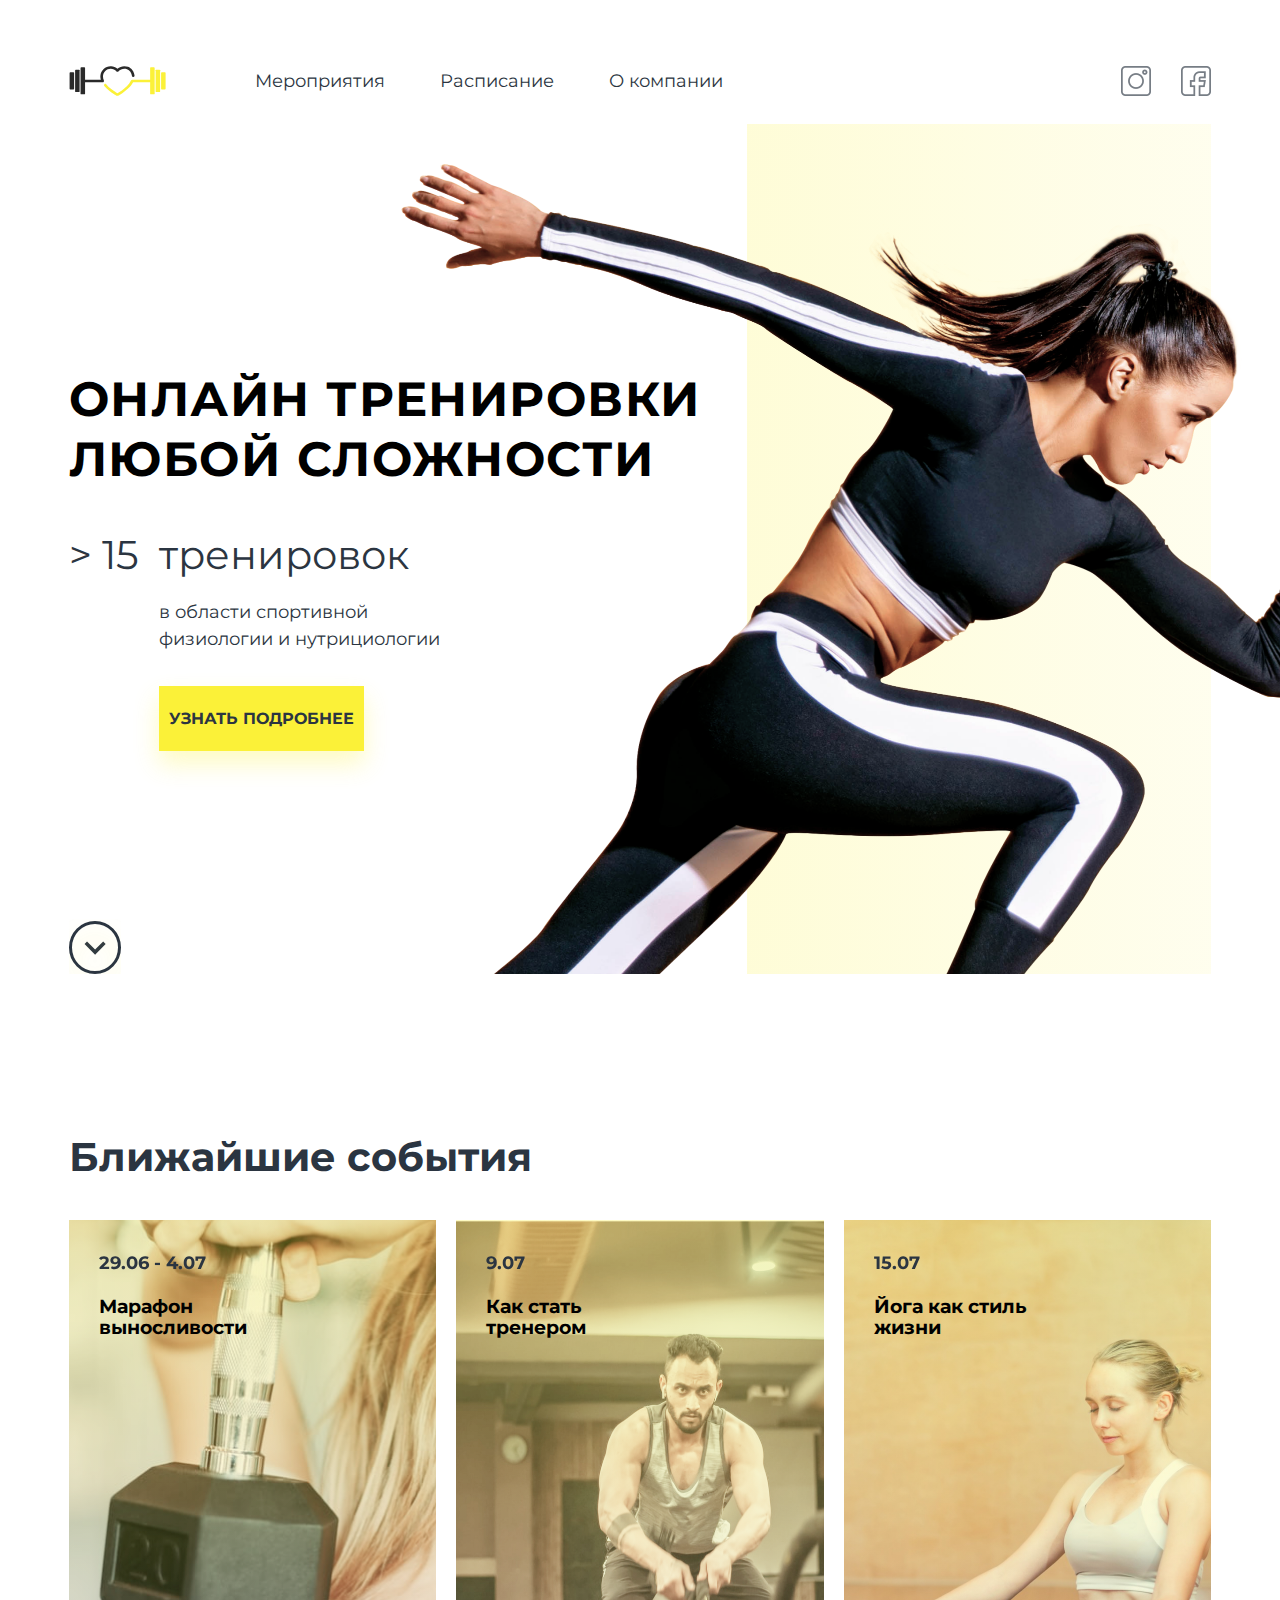
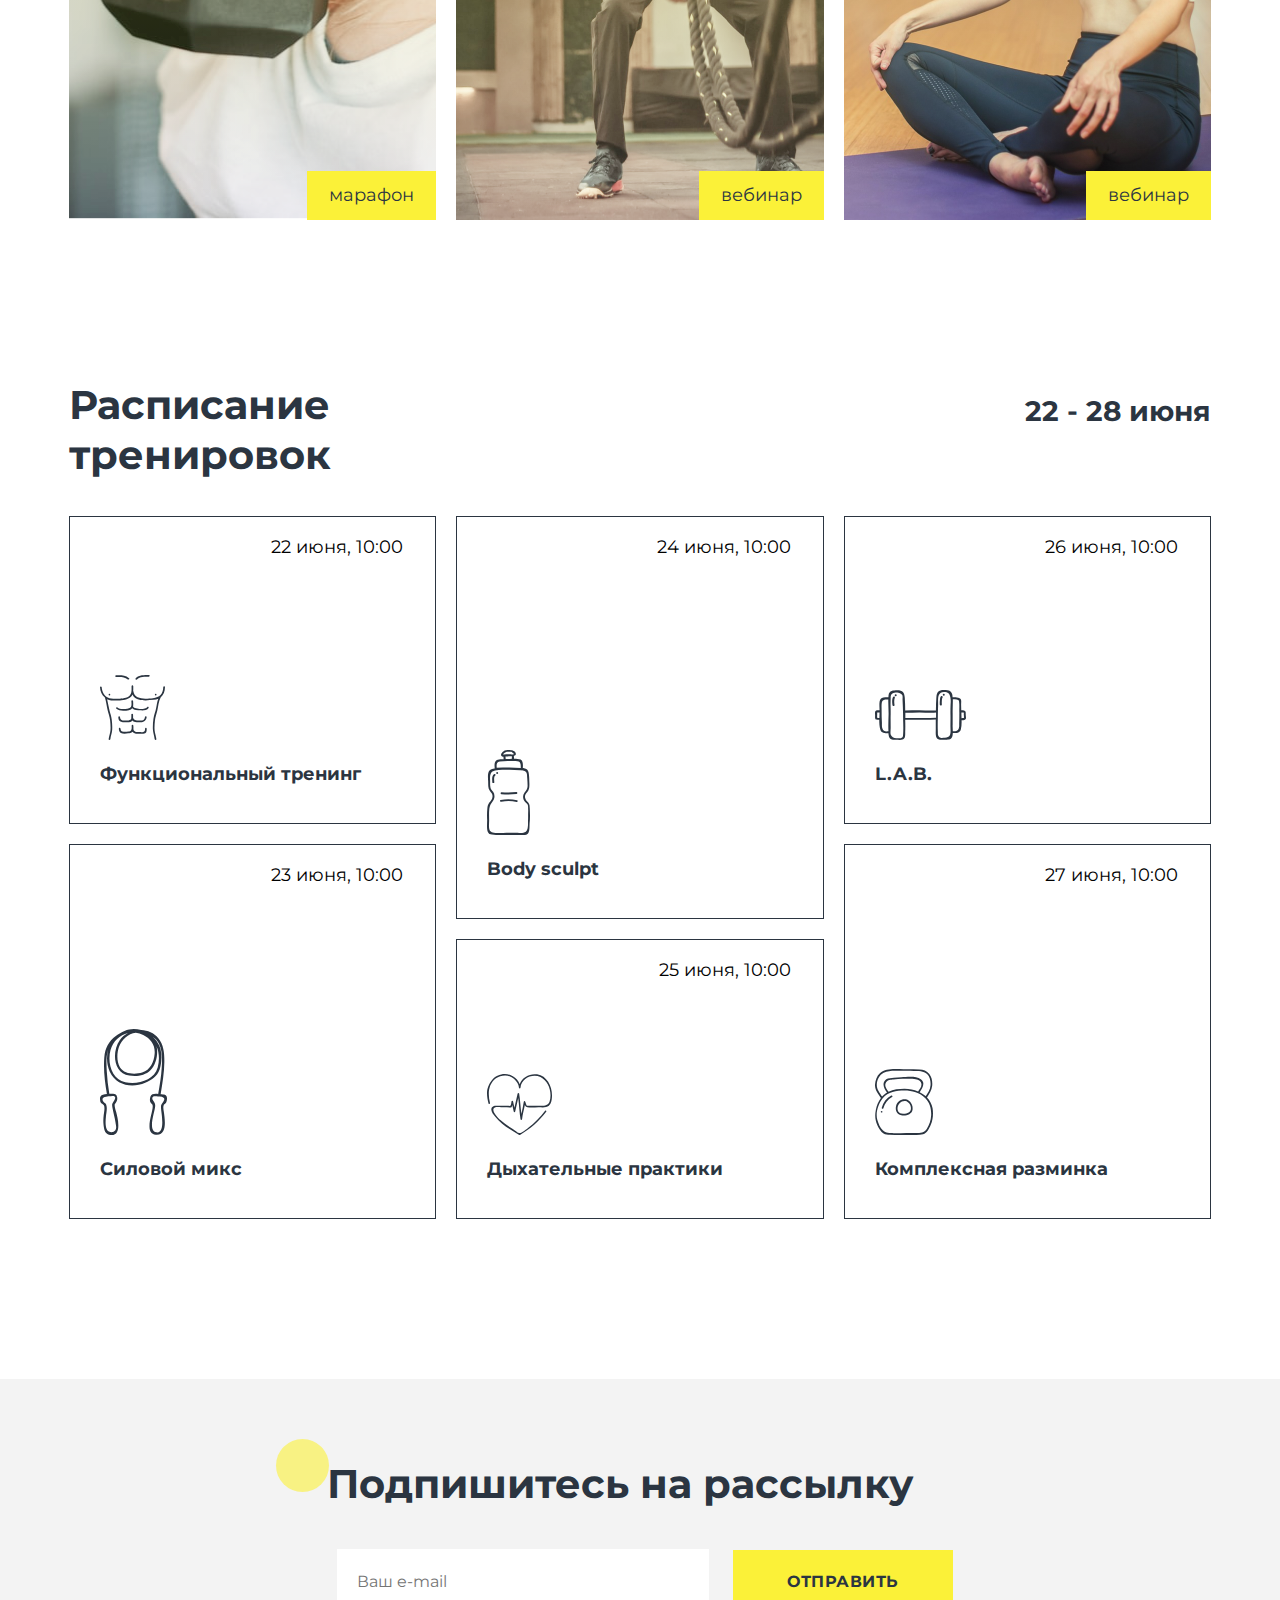
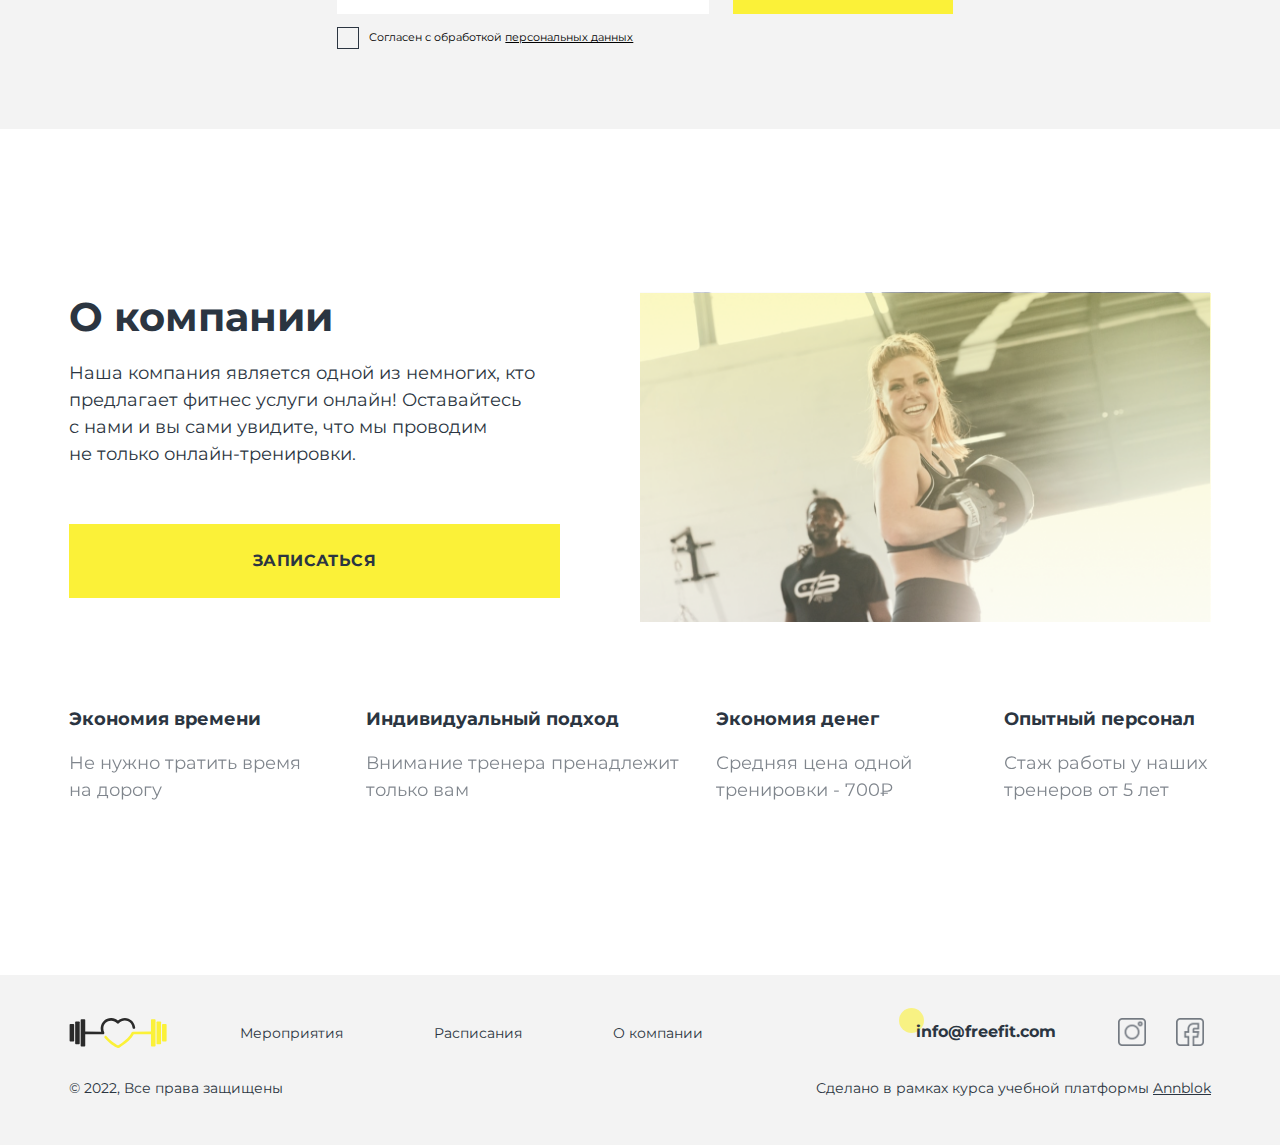
<file: Index.html>
<!DOCTYPE html>
<html lang="en">
  <head>
    <meta charset="UTF-8" />
    <meta http-equiv="X-UA-Compatible" content="IE=edge" />
    <meta name="viewport" content="width=device-width, initial-scale=1.0" />
    <link rel="preconnect" href="https://fonts.googleapis.com" />
    <link rel="preconnect" href="https://fonts.gstatic.com" crossorigin />
    <link
      href="https://fonts.googleapis.com/css2?family=Montserrat:wght@400;700&display=swap"
      rel="stylesheet"
    />
    <link rel="stylesheet" href="styles/normalize.css" />
    <link rel="stylesheet" href="styles/main.css" />
    <title>Gym</title>
  </head>

  <body>
    <header>
      <div class="container">
        <div class="header">
          <a href="#" id="top_logo">
            <img src="images/logo/logo.svg" alt="logo.svg" class="header-logo">
          </a>
          <div class="header__burger">
            <button class="burger" onclick="openModal()"></button>
          </div>
          <nav>
            <ul class="header-nav">
              <li><a href="#" class="events-smooth">Мероприятия</a></li>
              <li><a href="#" class="scedule-smooth">Расписание</a></li>
              <li><a href="#" class="about-smooth">О компании</a></li>
            </ul>
          </nav>
            <ul class="social">
              <li class="social_in"><a href="#" target="_blank"></a></li>
              <li class="social_fb"><a href="#" target="_blank"></a></li>
            </ul>
        </div>
      </div>
    </header>
    <main>
      <div class="banner">
        <div class="container">
          <div class="banner-box">
            <div class="text-main">
              <h1 class="banner-title">
                онлайн тренировки
                <br>
                любой сложности
              </h1>
              <p class="banner-subheader">
                <span>>&nbsp15</span>
                <span>тренировок</span>
              </p>
              <div class="description">
                <p class="description-text">
                  в области спортивной 
                  <br>
                  физиологии и нутрициологии
                </p>
                <a href="#" class="banner-button">узнать подробнее</a>
              </div>
              <a href="#schedule__grid"><img src="./images/logo/arrow.svg" alt="arrow" class="banner-arrow">
              </a>
            </div>
            <div class="visual">
              <div class="banner-rectangle"></div>
              <img src="./images/girl.png" alt="girl" class="banner-girl">
            </div>
          </div>
        </div>
      </div>
      <section class="events">
        <div class="container">
          <h2 class="events-title">
            Ближайшие события
          </h2>
            <div class="events-grid">
              <div class="events__item">
                <div class="events-grid-marafon">
                  <div class="gardient">
                    <div class="events-grid-box">
                      <span class="events-grid-time">29.06 - 4.07</span>
                        <h3 class="events-grid-title">Марафон <br> выносливости</h3>
                          <div class="events-hover">
                            <button type="button" class="event-join">
                              записаться
                            </button>
                          </div>
                            <div class="events-button">марафон</div>
                            <a href="#" class="events__add">
                              <img src="images/add.svg" alt="add">
                            </a>
                    </div>
                  </div>
                </div>
              </div>
              <div class="events__item">
                <div class="events-grid-trainer">
                  <div class="gardient">
                    <div class="events-grid-box">
                      <span class="events-grid-time">9.07</span>
                        <h3 class="events-grid-title">Как стать <br> тренером</h3>
                          <div class="events-hover">
                            <button type="button" class="event-join">
                              записаться
                            </button>
                          </div>
                            <div class="events-button">вебинар</div>
                            <a href="#" class="events__add">
                              <img src="images/add.svg" alt="add">
                            </a>
                    </div>
                  </div>
                </div>
              </div>
              <div class="events__item">
                <div class="events-grid-yoga">
                  <div class="gardient">
                    <div class="events-grid-box">
                      <span class="events-grid-time">15.07</span>
                        <h3 class="events-grid-title">Йога как стиль <br> жизни</h3>
                          <div class="events-hover">
                            <button type="button" class="event-join">
                              записаться
                            </button>
                          </div>
                            <div class="events-button">вебинар</div>
                            <a href="#" class="events__add">
                              <img src="images/add.svg" alt="add">
                            </a>
                    </div>
                  </div>
                </div>
              </div>
            </div>
        </div>
      </section>
      <section class="scedule">
        <div class="container">
          <div class="scedule-header">
            <h2 class="scedule-title">
              Расписание <br> 
              тренировок
            </h2>
            <h2 class="scedule-time">
                22 - 28 июня
            </h2>
          </div> 
          <div class="schedule__grid">
            <div class="grid-item">
              <div class="schedule__hover"></div>
              <div class="schedule__time">22 июня, 10:00</div>
              <div class="schedule__title">
                <p>Функциональный тренинг</p>
                <img src="images/scedule/body.svg" alt="body">
              </div>
            </div>
            <div class="grid-item">
              <div class="schedule__hover"></div>
              <div class="schedule__time">24 июня, 10:00</div>
              <div class="schedule__title">
                <p>Body sculpt</p>
                <img src="images/scedule/bottle.svg" alt="bottle">
              </div>
            </div>
            <div class="grid-item">
              <div class="schedule__hover"></div>
              <div class="schedule__time">26 июня, 10:00</div>
              <div class="schedule__title">
                <p>L.A.B.</p>
                <img src="images/scedule/dumbbell.svg" alt="dumbbell">
              </div>
            </div>
            <div class="grid-item">
              <div class="schedule__hover"></div>
              <div class="schedule__time">23 июня, 10:00</div>
              <div class="schedule__title">
                <p>Силовой микс</p>
                <img src="images/scedule/jump.svg" alt="jump">
              </div>
            </div>
            <div class="grid-item">
              <div class="schedule__hover"></div>
              <div class="schedule__time">25 июня, 10:00</div>
              <div class="schedule__title">
                <p>Дыхательные практики</p>
                <img src="images/scedule/heart.svg" alt="heart">
              </div>
            </div>
            <div class="grid-item">
              <div class="schedule__hover"></div>
              <div class="schedule__time">27 июня, 10:00</div>
              <div class="schedule__title">
                <p>Комплексная разминка</p>
                <img src="images/scedule/weight.svg" alt="weight">
              </div>
            </div>
          </div>
        </div>    
      </section>
      <section class="subscription" id="subscription">
        <div class="h2__subscription">
          <div class="container">
            <div class="subscription__circle"></div>
            <h2>Подпишитесь на&nbsp;рассылку</h2>
            <form action="#">
                <input type="email" placeholder="Ваш e-mail">
                <button type="submit" class="subscribe__button btn">Отправить</button>
                <div class="agreement">
                  <input type="checkbox" id="agree_check">
                  <label for="agree_check">Согласен с обработкой
                    <a href="#" target="_blank" class="agree_data">персональных данных</a>
                  </label>
                </div>
            </form>
          </div>
      </section>
      <section class="about" id="about">
        <div class="container">
          <div class="about__banner">
            <div class="about__banner-text">
              <h2>О компании</h2>
              <p>
                Наша компания является одной&nbsp;из немногих, кто предлагает фитнес услуги онлайн! Оставайтесь с&nbsp;нами и&nbsp;вы сами увидите, что мы проводим не&nbsp;только онлайн-тренировки.
              </p>
              <a href="#" class="about_btn">записаться</a>
            </div>
            <img class="about__banner-img" src="images/Image.png" alt="girl-gym">
          </div>
          <div class="about__add">
            <div class="about__item">
              <h3>Экономия времени</h3>
              <p>Не нужно тратить время на&nbsp;дорогу</p>
            </div>
            <div class="about__item">
              <h3>Индивидуальный подход</h3>
              <p>Внимание тренера пренадлежит только&nbsp;вам</p>
            </div>
            <div class="about__item">
              <h3>Экономия денег</h3>
              <p>Средняя цена одной тренировки - 700₽</p>
            </div>
            <div class="about__item">
              <h3>Опытный персонал</h3>
              <p>Стаж работы у наших тренеров от 5 лет</p>
            </div>
          </div>
        </div>
      </section>
      <footer class="footer">
        <div class="container">
          <div class="footer__content-inner">
            <div class="footer__nav">
              <a href="#top_logo" class="footer_logo">
                <img src="images/logo/logo.svg" alt="footer_logo">
              </a>
              <ul>
                <li><a href="#" class="nav_link">Мероприятия</a></li>
                <li><a href="#" class="nav_link">Расписания</a></li>
                <li><a href="#" class="nav_link">О компании</a></li>
              </ul>
            </div>
            <div class="contacts">
            <div class="footer__circle"></div>
            <a href="mailto: abc@example.com" class="footer__mail">info@freefit.com</a>
            <ul class="footer_social">
              <li class="social_in"><a href="#" target="_blank"></a></li>
              <li class="social_fb"><a href="#" target="_blank"></a></li>
            </ul>
            </div>
          </div>
          <div class="rights">
            <p class="rights_reserved">© 2022, Все права защищены</p>
            <p>
              <span>Сделано в рамках курса учебной платформы</span>
              <a href="https://frontendblok.com/" target="_blank">Annblok</a>
            </p>
          </div>
        </div>
      </footer>
      <div class="modal" id="modal">
        <div class="modal-container">
          <a href="#" id="top_logo">
            <img src="images/logo/logo.svg" alt="logo.svg" class="header-logo">
          </a>
          <ul class="header-nav">
            <li><a href="#" class="events-smooth">Мероприятия</a></li>
            <li><a href="#" class="scedule-smooth">Расписание</a></li>
            <li><a href="#" class="about-smooth">О&nbsp;компании</a></li>
          </ul>
          <ul class="social">
            <li class="social_in"><a href="#" target="_blank"></a></li>
            <li class="social_fb"><a href="#" target="_blank"></a></li>
          </ul>
          <button class="burger-close" onclick="closeModal()"></button>
        </div>
      </div>
      <script>
               // Menu
        function openModal() {
            document.getElementById("modal").style.top = "0px";
        }

        function closeModal() {
            document.getElementById("modal").style.top = "-600px";
        }


        // Smooth Scroll
      
        const links = document.querySelectorAll(".banner-link");

        for (const link of links) {
        link.addEventListener("click", clickHandler);
        }

        function clickHandler(e) {
        e.preventDefault();
        const href = this.getAttribute("href");

        document.querySelector(href).scrollIntoView({
        behavior: "smooth"
        });
        }
        
      </script>
    </main>
  </body>
</html>
</file>
<file: styles/main.css>
body {
  font-family: 'Montserrat', sans-serif;
}
.container {
  /* box-sizing: content-box; */
  padding: 0 15px;
  max-width: 1142px;
  margin: 0 auto;
}
.header {
  display: flex;
  align-items: center;
  justify-content: space-between;
  margin-top: 50px;
}
.header-logo {
  display: block;
  width: 97px;
  height: 30px;
  background-repeat: no-repeat;
  background-size: cover;
}
.header-nav {
  display: flex;
  list-style-type: none;
  margin-right: 310px;
  gap: 55px;
}
.header-nav a {
  font-weight: 400;
  font-size: 18px;
  color:#2B3541;
  text-decoration: none;
  cursor: pointer;
  position: relative;
} 
.header-nav a:hover::before {
  transform: scaleX(1);
  transition: 0.5s;
}
.header-nav a::before {
  content: '';
  width: 100%;
  height: 1px;
  background-color: #2B3541;
  position: absolute;
  left: 0;
  bottom: -5px;
  transform-origin: left;
  transform: scale(0);
}
.social {
  display: flex;
  list-style-type: none;
  /* padding-left: 0; */
  gap: 30px;
}
.social_in a {
  display: block;
  background-image: url(../images/list/IN.png);
  background-size: cover;
  background-repeat: no-repeat;
  width: 30px;
  height: 30px;
  transition: 0.3s;
  transform: scale(1);
  opacity: 0.8;
}
.social_in a:hover {
  transform: scale(1.2);
  opacity: 1;
}
.social_fb a {
  display: block;
  background-image: url(../images/list/FB.png);
  background-size: cover;
  background-repeat: no-repeat;
  width: 30px;
  height: 30px;
  transition: 0.3s;
  transform: scale(1);
  opacity: 0.8;
}
.social_fb a:hover {
  transform: scale(1.2);
  opacity: 1;
}
.banner {
  margin-top: 12px;
}
.banner-box {
  display: flex;
  justify-content: space-between;
  align-items: center;
  height: 850px;
  position: relative;
}
.banner-title {
  font-weight: 700;
  font-size: 48px;
  text-transform: uppercase;
  line-height: 1.25;
  letter-spacing: 0.03em;
  margin: 0;
}
.banner-subheader {
  font-weight: 400;
  font-size: 40px;
  color: #2B3541;
  margin: 43px 0 21px;
}
.banner-subheader span:first-child {
  padding-right: 10px;
}
.description {
  margin-left: 90px;
}
.description-text {
  width: 297px;
  font-weight: 400;
  font-size: 18px;
  line-height: 1.5;
  color: #2B3541;
  margin-bottom: 57px;
}
.banner-button {
  margin-top: 57px;
  text-decoration: none;
  font-weight: 700 ;
  color: #2B3541;
  text-transform: uppercase;
  padding: 23px 10px;
  background-color: #FBF138;
  box-shadow: 0px 13px 24px rgba(251, 241, 56, 0.3);
}
.banner-button:hover {
  color:#FBF138;
  background-color:#2B3541;
  transition: 0.5s;
}
.visual {
  display: flex;
  justify-content: end;
  position: relative;
}
.banner-rectangle {
  background: linear-gradient(90deg, #FBF138 0%, rgba(253, 249, 182, 0.45) 145.23%);
  opacity: 0.2;
  width: 464px;
  height: 850px;
  /* z-index: 1; */
}
.banner-girl {
  position: absolute;
  top: 40px;
  width: 983px;
  height: 810px;
  right: -170px;
  /* z-index: 1; */
}
.banner-arrow {
  position: absolute;
  background-size: cover;
  background-repeat: no-repeat;
  width: 52px;
  height: 55px;
  left: 0;
  bottom: 0;
}
.events {
  margin-top: 160px;
}
.events-title {
  font-weight: 700;
  font-size: 40px;
  color: #2B3541;
  margin: 0;
}
.events-grid {
  display: grid;
  margin-top: 40px;
  grid-template-columns: repeat(3, 1fr);
  grid-template-rows: 600px;
  gap: 20px;  
}
.events-grid-marafon {
  background-image: url(../images/events/maraphon.png);
  background-size: cover;
  background-repeat: no-repeat;
  position: absolute;
  top: 0;
  left: 0;
  right: 0;
  bottom: 0;
}
.events-grid-trainer {
  background-image: url(../images/events/Vebinar\ 1.png);
  background-size: cover;
  background-repeat: no-repeat;
  position: absolute;
  top: 0;
  left: 0;
  right: 0;
  bottom: 0;
}
.events-grid-yoga {
  background-image: url(../images/events/Vebinar\ 2.png);
  background-size: cover;
  background-repeat: no-repeat;
  position: absolute;
  top: 0;
  left: 0;
  right: 0;
  bottom: 0;
}
.events__item {
  position: relative;
}
.gardient {
  position: absolute;
  width: 100%;
  height: 100%;
  background: linear-gradient(180deg, rgba(251, 241, 56, 0.3), rgba(253, 249, 182, 0) 100%);
}
.events-hover {
  position: absolute;
  top: 0;
  left: 0;
  width: 100%;
  height: 100%;
  opacity: 0;
  transition: 0.5s;
  background: linear-gradient(180deg, rgba(251, 241, 56, 0.3), rgba(253, 249, 182, 0) 100%);
}
.events-hover:hover {
  opacity: 1;
}
.events-grid-time {
  font-weight: 700;
  font-size: 18px;
  line-height: 27px;
  color: #2B3541;
  opacity: 0.999;
  z-index: 100;
  position: relative;
}
.event-join {
  font-weight: 700;
  font-size: 16px;
  line-height: 24px;
  text-align: center;
  letter-spacing: 0.03em;
  text-transform: uppercase;
  color: #2B3541;
  padding: 20px 49px;
  background: #FBF138;
  box-shadow: 0px 13px 24px rgba(70, 86, 106, 0.28);
  z-index: 11;
  position: absolute;
  top: 185px;
  left: 30px;
  transition: 0.5s;
  border: none;
}
.event-join:hover {
  background-color: #2B3541;
  color: #FBF138;
  cursor: pointer;
}
.events-button {
  position: absolute;
  right: 0;
  bottom: 0;
  background: #FBF138;
  border: none;
  padding: 11px 22px;
  transition: 0.5s;
  font-weight: 400;
  font-size: 18px;
  line-height: 27px;
  text-align: center;
  color: #2B3541;
  cursor: default;
}
.events__add {
  display: none;
  position: absolute;
  bottom: 0;
  right: 0;
  width: 30px;
  height: 30px;
}
.scedule {
  margin-top: 160px;
}
.scedule-header {
  display: flex;
  justify-content: space-between;
}
.scedule-title {
  font-weight: 700;
  font-size: 40px;
  line-height: 125%;
  color: #2B3541;
  margin: 0;
  width: 356px;
}
.scedule-time {
  font-weight: 700;
  font-size: 28px;
  color: #2B3541;
  margin: 0;
  padding-top: 15px;
}
.events-grid-box {
                                              /* отступ справа  */
  /* width: 260px; */
  padding: 30px 0px 0px 30px;
}
.schedule__grid {
  display: grid;
  grid-template-columns: repeat(3, 1fr);
  grid-template-rows: 250px 38px 75px 280px;
  gap: 20px;
  margin-top: 36px;
}

/* список */

.grid-item {
  border: 1px solid #2B3541;
  padding: 20px 30px;
  position: relative;
  transition: 0.7s;
}
.schedule__hover {
  background: linear-gradient(180deg, rgba(251, 241, 56, 1) 0%, rgba(253, 249, 182, 0.45) 100%);
  box-shadow: 0px 13px 30px rgba(186, 180, 69, 0.2);
  transition: 0.7s;
  opacity: 0;
  position: absolute;
  top: 0;
  left: 0;
  width: 100%;
  height: 100%;
}
.grid-item:hover {
  cursor: pointer;
  border: 1px solid transparent;
  transition: 0.7s;
}
.grid-item:hover .schedule__hover {
  opacity: 1;
  transition: 0.7s;
}
.schedule__time {
  font-weight: 400;
  font-size: 18px;
  line-height: 150%;
  color: #010101;
  padding: 17px 32px;
  position: absolute;
  right: 0;
  top: 0;
}
.grid-item img {
  position: absolute;
  bottom: 83px;
}
.schedule__title {
  position: absolute;
  bottom: 0;
  padding: 20px 0;
  font-weight: 700;
  font-size: 18px;
  line-height: 125%;
  color: #2B3541;
}
.grid-item:nth-child(1) {
  grid-column: 1 / 2;
  grid-row: 1 / 3;
}
.grid-item:nth-child(2) {
  grid-column: 2 / 3;
  grid-row: 1 / 4;
}
.grid-item:nth-child(3) {
  grid-column: 3 / 4;
  grid-row: 1 / 3;
}
.grid-item:nth-child(4) {
  grid-column: 1 / 2;
  grid-row: 3 / 5;
}
.grid-item:nth-child(5) {
  grid-column: 2 / 3;
  grid-row: 4 / 5;
}
.grid-item:nth-child(6) {
  grid-column: 3 / 4;
  grid-row: 3 / 5;
}
.subscription {
  margin: 160px 0 0;
  padding: 80px 0 80px;
  display: flex;
  align-items: center;
  flex-direction: column;
  background-color: #F3F3F3;
}
.h2__subscription {
  position: relative;
}
.h2__subscription h2 {
  font-weight: 700;
  font-size: 40px;
  line-height: 50px;
  color: #2B3541;
  margin: 0;
  padding: 0;
  z-index: 100;
  position: relative;
}
.subscription__circle {
  background-color: rgba(251, 241, 56, 0.6);
  border-radius: 50%;
  width: 53px;
  height: 53px;
  position: absolute;
  left: -36px;
  top: -20px;
  z-index: 1;
}
form {
  margin: 40px 0 0 10px;
}
input[type="email"] {
  width: 372px;
  height: 65px;
  padding: 0 20px;
  border: none;
  background-color: #FFFFFF;
  margin-right: 20px;
  box-sizing: border-box;
}
input[type="checkbox"] {
  position: absolute;
  left: -9999px;
}
label {
  font-size: 11px;
  cursor: pointer;
}
label::before {
  content: '';
  display: inline-block;
  width: 20px;
  height: 20px;
  background-color: transparent;
  border: solid 1px #2B3541;;
  vertical-align: middle;
  margin-right: 10px;
}
input[type="checkbox"]:checked + label::before {
  content: '';
  background-image: url(/images/check_box.svg);
}
.agree_data {
  color: #010101;
}
.subscribe__button, .btn {
  font-weight: 700;
  font-size: 16px;
  line-height: 24px;
  text-align: center;
  letter-spacing: 0.03em;
  text-transform: uppercase;
  color: #2B3541;
  padding: 20px 54px;
  background: #FBF138;
  transition: 0.5s;
  border: none;
  cursor: pointer;
}
.subscribe__button:hover {
  color:#FBF138;
  background-color:#2B3541;
  transition: 0.5s;
}
.agreement {
  margin-top: 13px;
}
.about {
  margin-top: 163px;
}
.about__banner {
  display: flex;
  justify-content: space-between;
}
.about__banner-text {
  width: 85%;
  flex: 0 0 43%;
}
.about__banner h2 {
  font-weight: 700;
  font-size: 40px;
  line-height: 50px;
  color: #2B3541;
  margin: 0;
  padding: 0;
}
.about__banner-text p {
  font-weight: 400;
  font-size: 18px;
  line-height: 27px;
  color: #2B3541;
  margin-bottom: 56px;
}
.about__banner-img {
    display: block;
    margin-left: -11px;
    flex: 0 0 50%;
    width: 50%;
    height: 100%;
}
.about_btn {
  font-weight: 700;
  font-size: 16px;
  line-height: 24px;
  text-align: center;
  letter-spacing: 0.03em;
  text-transform: uppercase;
  color: #2B3541;
  padding: 25px 50px;
  background: #FBF138;
  transition: 0.5s;
  text-decoration: none;
  display: block;
}
.about_btn:hover {
  color: #FBF138;
  background-color: #2B3541;
  transition: 0.5s;
}
.about__add {
  display: grid;
  margin-top: 86px;
  grid-template-columns: 297px 350px 288px 205px;
}
.about__item h3 {
  font-weight: 700;
  font-size: 18px;
  line-height: 22px;
  color: #2B3541;
  margin: 0;
}
.about__item p {
  font-weight: 400;
  font-size: 18px;
  line-height: 27px;
  color: #2B3541;
  opacity: 0.6;
  margin: 20px 0 0;
}
.footer {
  background-color: #F3F3F3;
  padding: 32px 0;
  margin-top: 171px;
}
.footer__content-inner {
  display: flex;
  justify-content: space-between;
  width: 100%;
  align-items: center;
}
.footer__nav {
  flex-basis: 55.5%;
  display: flex;
  justify-content: space-between;
  align-items: center;
}
.footer__nav ul {
  display: flex;
  justify-content: space-between;
  flex: 0 0 73%;
}
.footer__nav li {
  display: inline-block;
}
.footer__nav a {
  font-weight: 400;
  font-size: 14px;
  line-height: 21px;
  color: #2B3541;
  text-decoration: none;
}
footer ul .nav_link::after {
  content: '';
  width: 100%;
  height: 1px;
  background-color: transparent;
  display: block;
  transition: 0.5s;
  margin-top: 3px;
}
footer ul .nav_link:hover::after {
  background-color: #2B3541;
  transition: 0.5s;
}
.contacts {
  flex: 0 0 295px;
  width: 100%;
  display: flex;
  align-items: center;
  position: relative;
  margin-top: -8px;
  gap: 62px;
}
.footer__circle {
  position: absolute;
  width: 25px;
  height: 25px;
  left: -17px;
  top: -10px;
  background-color: rgba(251, 241, 56, 0.6);
  border-radius: 50%;
  z-index: 1;
}
.footer__mail {
  font-weight: 700;
  font-size: 16px;
  line-height: 24px;
  color: #2B3541;
  display: inline-block;
  z-index: 10;
  position: relative;
  text-decoration: none;
}
.footer_social {
  display: flex;
  list-style-type: none;
  margin: 0;
  padding-left: 0;
  gap: 30px;
}
.footer_social a {
  width: 28px;
  height: 28px;
}
.rights {
  display: flex;
  justify-content: space-between;
}
.rights p, .Annblock a {
  font-weight: 400;
  font-size: 14px;
  line-height: 21px;
  color: #2B3541;
}
.rights a {
  font-weight: 400;
  font-size: 14px;
  line-height: 21px;
  color: #2B3541;
}
.header__burger {
  display: none;
}
.burger {
  width: 34px;
  height: 22px;
  background-image: url(../images/burger\ 1.png);
  background-color: transparent;
  border: none;
  cursor: pointer;
  background-repeat: no-repeat;
  background-size: contain;
}
/* modal */

.header__burger {
  width: 30px;
  height: 22px;
}
.modal {
  background-color: #F3F3F3;
  max-width: 587px;
  text-align: center;
  position: absolute;
  top: -600px;
  left: 0;
  right: 0;
  margin: 0 auto;
  box-sizing: border-box;
  transition: .5s;
}
.modal-container {
  padding: 20px 10px;
  height: 331px;
}
.modal-container .header-nav {
  flex-direction: column;
  margin-top: 20px;
  margin-right: 0;
  align-items: start;
  padding-left: 0;
  gap: 20px;
}
.modal .header-nav li {
  display: inline-block;
  padding-bottom: 20px;
  width: 100%;
  text-align: start;
}
.modal .header-nav li:not(:last-child) {
  border-bottom: 1px solid #2b3541;
}
.modal .social {
  margin-top: 40px;
  padding-left: 0;
  justify-content: flex-end;
}
.burger-close {
  width: 20px;
  height: 20px;
  background-image: url(../images/close.svg);
  background-color: transparent;
  border: none;
  background-repeat: no-repeat;
  background-size: contain;
  position: absolute;
  top: 34px;
  right: 20px;
  cursor: pointer;
}

/* Responsive */

@media (max-width: 1171px) {

  .container{
    padding: 0 10px;
  }
  .header {
    margin-top: 0px;
    min-height: 96px;
  }
  .header-logo {
    width: 78px;
    height: 24px;
    flex: 10.5% 0 0;
  }
  nav {
    display: none;
  }
  .header__burger {
    display: block;
    flex: 63.5% 0 0;
  }
  .social {
    gap: 31px;
  }
  .social a {
    width: 26px;
    height: 26px;
  }
  .banner {
    margin-top: 36px;
    /* overflow: hidden; */
  }
  .banner-box {
    height: 429px;
    margin: 0 0;
    align-items: start;
  }
  .banner-button {
    display: block;
    text-align: center;
  }
  .visual {
    width: 47%;
  }
  .banner-rectangle {
    height: 429px;
    bottom: 0;
    left: 53%;
  }
  .banner-girl {
    width: 399px;
    height: 324px;
    top: 72px;
    left: 0;
    transform: scale(1.2);
  }
  .banner-title {
    font-weight: 700;
    font-size: 26px;
    line-height: 32px;
    letter-spacing: 0.03em;
    text-transform: uppercase;
    color: #2B3541;
  }
  .banner-subheader {
    font-weight: 400;
    font-size: 26px;
    line-height: 32px;
    color: #2B3541;
  }
  .description {
    margin-left: 0px;
  }
  .banner-arrow {
    bottom: 0;
    width: 40px;
    height: 40px;
  }
  .events {
    margin-top: 106px;
  }
  .events-title {
    font-size: 26px;
    line-height: 30px;
  }
  .events-grid {
    grid-template-columns: 1fr 1fr;
    padding: 0;
    margin-top: 13px;
    row-gap: 10px;
    column-gap: 20px;
    grid-template-rows: 380px 327px;
  }
  .events__item:nth-child(3) {
    grid-column: 1 / 3;
    grid-row: 2 / 4;
  }
  .events-grid-marafon {
    background-image: url(../images/events_2/maraphon.png);
  }
  .events-grid-trainer {
    background-image: url(../images/events_2/Vebinar\ 1.png);
  }
  .events-grid-yoga {
    background-image: url(../images/events_2/Vebinar\ 2.png);
  }
  .events-button {
    position: absolute;
    right: calc(100% - 86px);
    padding: 6px 16px;
    font-weight: 400;
    font-size: 12px;
    left: 0;
  }
  .event-join {
    display: none;
  }
  .events__add {
    display: block;
  }
  .scedule {
    margin-top: 95px;
  }
  .scedule-title {
    font-weight: 700;
    font-size: 26px;
  }
  .scedule-time {
    font-weight: 700;
    font-size: 16px;
  }
  .schedule__grid {
    grid-template-columns: repeat(2, 1fr);
    grid-template-rows: repeat(3, 224px);
  }
  .grid-item:nth-child(1) {
    grid-row: inherit;
    grid-column: inherit;
  }
  .grid-item:nth-child(2) {
    grid-row: inherit;
    grid-column: inherit;
  }
  .grid-item:nth-child(3) {
    grid-row: inherit;
    grid-column: inherit;
  }
  .grid-item:nth-child(4) {
    grid-row: inherit;
    grid-column: inherit;
  }
  .grid-item:nth-child(5) {
    grid-row: inherit;
    grid-column: inherit;
  }
  .grid-item:nth-child(6) {
    grid-row: inherit;
    grid-column: inherit;
  }
  .subscription {
    margin: 90px 0 0;
  }
  .h2__subscription {
    position: relative;
    text-align: start;
  }
  .h2__subscription h2 {
    font-weight: 700;
    font-size: 26px;
    line-height: 32px;
  }
  .subscription__circle {
    width: 31px;
    height: 31px;
    left: 0;
    top: -13px;
  }
  form {
    display: flex;
    flex-direction: column;
    margin: 50px auto 0;
    align-items: stretch;
    max-width: 360px;
  }
  input[type="email"] {
    width: 100%;
    order: 1;
  }
  .subscribe__button, .btn {
    margin-top: 43px;
    width: 100%;
    order: 3;
  }
  .agreement {
    order: 2;
  }
  .about {
    margin-top: 90px;
  }
  .about__banner h2 {
    font-weight: 700;
    font-size: 26px;
    line-height: 51px;
  }
  .about__banner-text p {
    font-weight: 400;
    font-size: 16px;
    line-height: 24px;
  }
  .about__add {
    grid-template-columns: 1fr 1fr;
    width: 100%;
    gap: 20px;
    row-gap: 42px;
    margin-top: 80px;
  }
  .about__h3 {
    font-weight: 700;
    font-size: 16px;
    line-height: 19px;
  }
  .about__item p {
    font-size: 16px;
    line-height: 150%;
  }
  .footer {
    margin-top: 94px;
  }
  .footer__content-inner {
    flex-direction: column;
  }
  .footer__nav {
    display: flex;
    justify-content: space-between;
    box-sizing: content-box;
    flex: 0 0 100%;
    width: 100%;
  }
  .contacts {
    flex: inherit;
    position: static;
    margin-top: 41px;
    display: flex;
    justify-content: flex-end;
    align-items: center;
  }
  .footer__mail {
    font-weight: 700;
    font-size: 16px;
    line-height: 24px;
    color: #2B3541;
    display: inline-block;
    z-index: 10;
    text-decoration: none;
  }
  .footer__circle {
    position: relative;
    width: 25px;
    height: 25px;
    left: 75px;
    top: -10px;
    background-color: rgba(251, 241, 56, 0.6);
    border-radius: 50%;
    z-index: 1;
  }
} 
@media (max-width: 980px) {

  .banner {
    margin-top: 36px;
  }
  .banner-girl {
    transform: scale(1);
    left: -40px;
    top: 103px;
  }
}

@media (max-width: 700px) {
  .header__burger {
    flex: 0 0 0;
  }
  .banner-box {
    flex-direction: column;
  }
  .text-main {
    width: 100%;
  }
  .description-text {
    width: 100%;
  }
  .visual {
    width: 100%;
  }
  /* .banner-button {
    display: block;
    text-align: center;
  } */
  .banner-rectangle {
    margin-top: 110px;
    height: 216px;
    width: 100%;
  }
  .banner-girl {
    max-width: 340px;
    height: auto;
    top: inherit;
    bottom: 0;
    left: 50%;
    transform: translateX(-50%);
  }
  .banner-arrow {
    display: none;
  }
  .events {
    margin-top: 340px;
  }
  .events-grid-marafon {
    background-image: url(../images/events_3/maraphon.png);
  }
  .events-grid-trainer {
    background-image: url(../images/events_3/Vebinar\ 1.png);
  }
  .events-grid-yoga {
    background-image: url(../images/events_3/Vebinar\ 2.png);
  }
  .schedule__grid {
    grid-template-columns: repeat(1, 1fr);
    grid-template-rows: repeat(6, 114px);
  }
  .grid-item img {
    bottom: 8px;
    left: -100px;
    scale: .8;
  }
  
  .schedule__title {
    bottom: 0;
    left: 106px;
    top: 15px
  }
  .about__banner-img {
    display: none;
  }
  .about__banner-text {
    flex: 0 0 100%;
    text-align: start;
  }
  .about__add {
    grid-template-columns: 1fr;
  }
}
@media (max-width: 530px) {
  .footer {
    padding: 32px 0 0;
  }
  .footer__nav {
    flex-direction: column;
    gap: 10px;
  }
  .footer__nav ul {
    padding-left: 0;
    margin: 0 0;
    gap: 7px;
  }
  .contacts {
    position: relative;
    justify-content: space-between;
    margin-top: 20px;
  }
  .footer__circle {
    position: absolute;
    left: -12px;
  }
  .footer_social {
    gap: 10px;
  }
  .rights {
    flex-direction: column;
  }
  .rights p{
    margin: 10px 0 0;
    text-align: center;
  }
}
</file>
